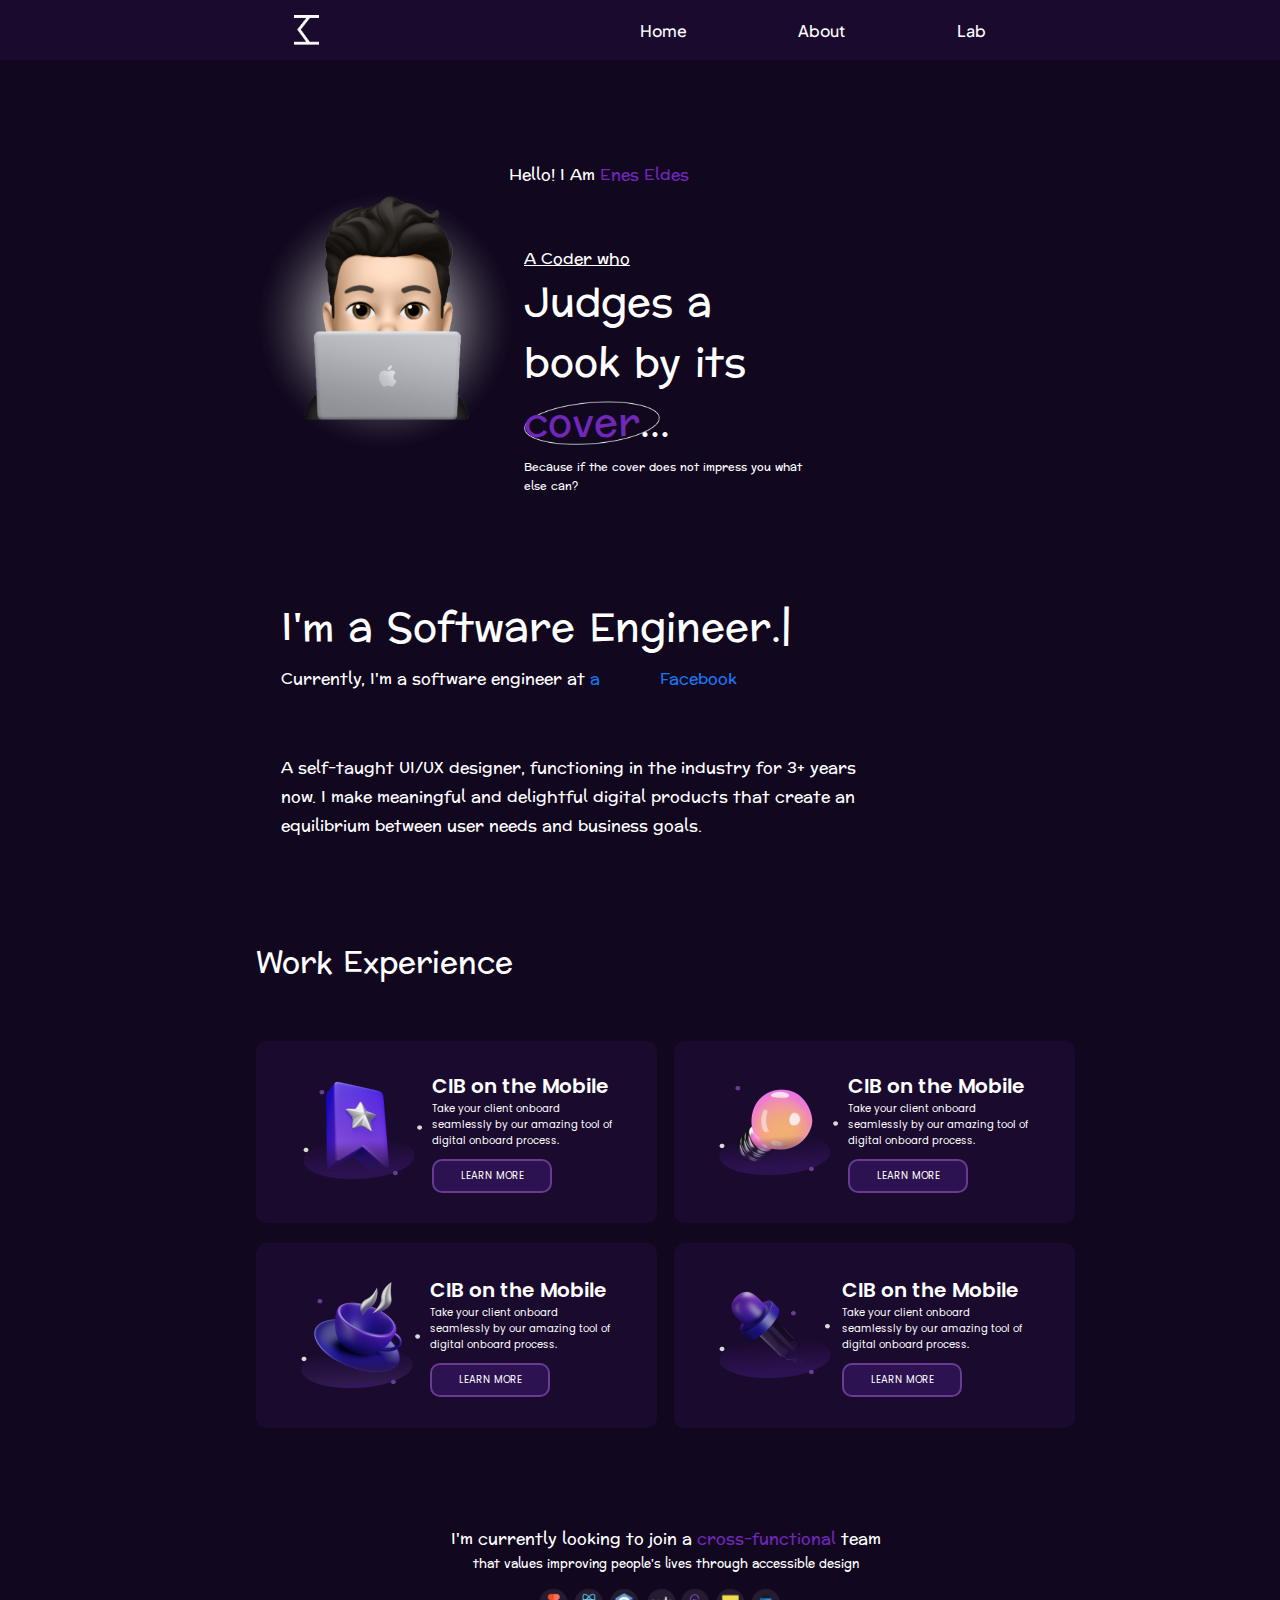
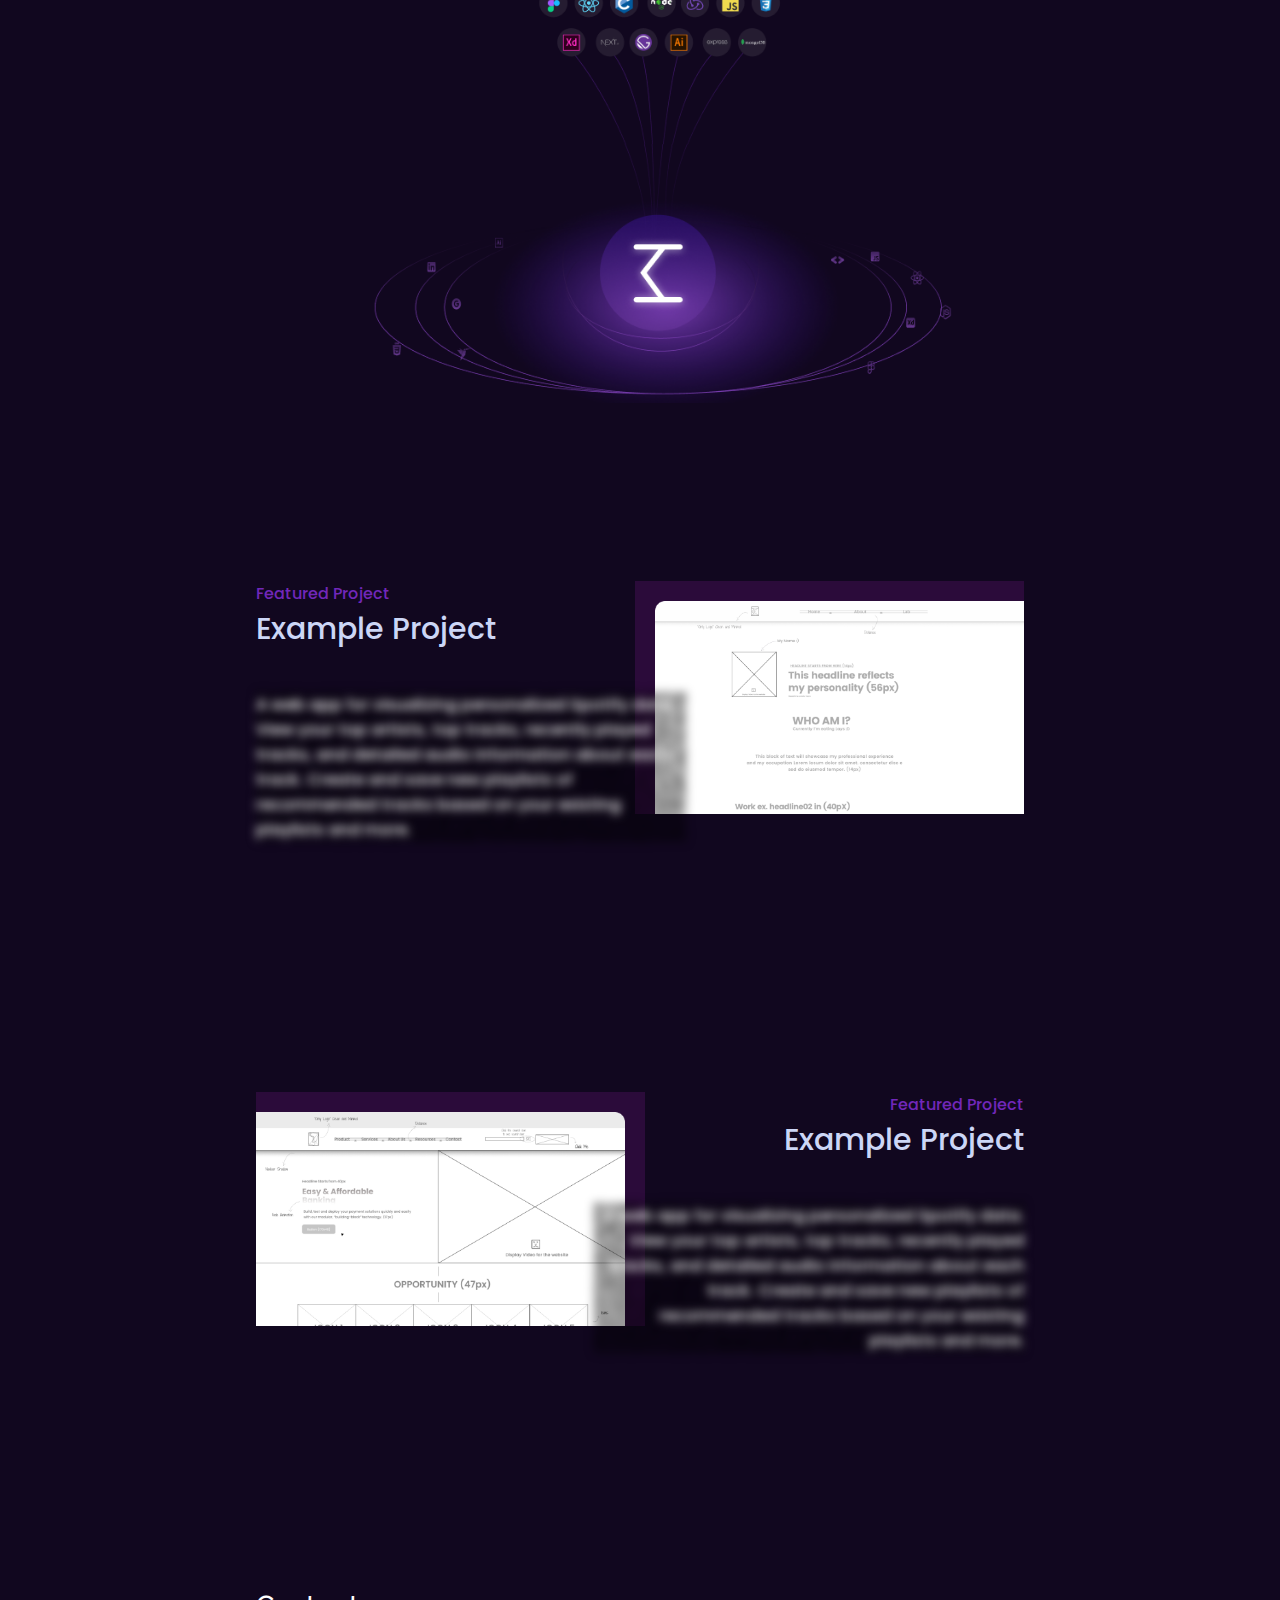
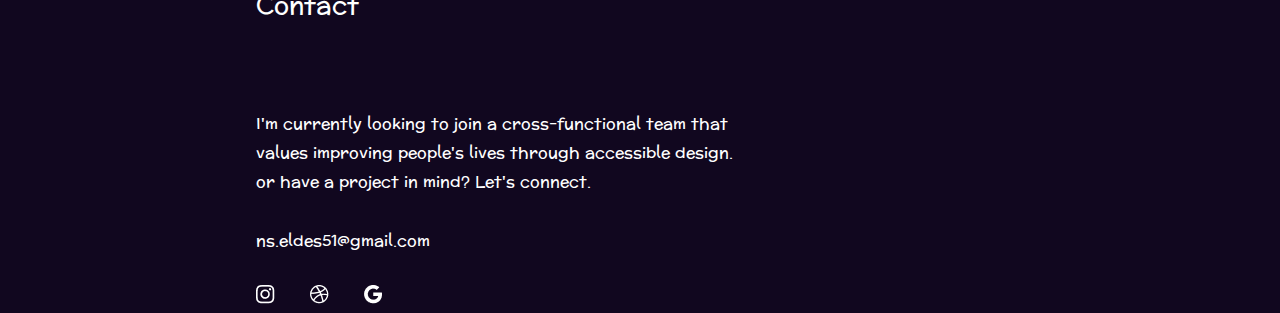
<file: index.html>
<!DOCTYPE html>
<html lang="en">
<head>
    <meta charset="UTF-8">
    <meta name="viewport" content="width=device-width, initial-scale=1.0">
    <title>MyHomework</title>
    <link rel="stylesheet" href="main.css">
</head>
<body>
    <header>
        <div class="logo">
            <img height="30px" src="Media/logo.png" alt="">
        </div>
        <nav>
            <a href="#">Home</a>
            <a href="#">About</a>
            <a href="#">Lab</a>
        </nav>
    </header>

    <main>
        <div class="aboutMe">
            <div class="part1">
                <div class="image"><img src="Media/Me.png" alt=""></div>
                <div class="texts">
                    <p>Hello! I Am <span class="purpleText">Enes Eldes</span></p>
                    <p>A Coder who</p>
                    <p>Judges a book by its<span class="circled"> <span class="purpleText">cover</span>..</span>.</p>
                    <p>Because if the cover does not impress you what else can?</p>
                </div>
            </div>
            <div class="part2">
                <p>I'm a Software Engineer.|</p>
                <p>Currently, I'm a software engineer at <span class="facebookWord">Facebook</span></p>
                <p>A self-taught UI/UX designer, functioning in the industry for 3+ years now. I make meaningful and delightful digital products that create an equilibrium between user needs and business goals.</p>
            </div>
            <div class="part3">
                <p>Work Experience</p>
                <div class="experienceBoxes">
                    <div class="experienceBox experience1">
                        <div class="image"><img src="Media/Experience1.png" alt=""></div>
                        <div class="experienceTextArea">
                            <div class="header">CIB on the Mobile</div>
                            <div class="text">Take your client onboard seamlessly by our amazing tool of digital onboard process.</div>
                            <div class="button">LEARN MORE</div>
                        </div>
                    </div>
                    <div class="experienceBox experience2">
                        <div class="image"><img src="Media/Experience2.png" alt=""></div>
                        <div class="experienceTextArea">
                            <div class="header">CIB on the Mobile</div>
                            <div class="text">Take your client onboard seamlessly by our amazing tool of digital onboard process.</div>
                            <div class="button">LEARN MORE</div>
                        </div>
                    </div>
                    <div class="experienceBox experience3">
                        <div class="image"><img src="Media/Experience3.png" alt=""></div>
                        <div class="experienceTextArea">
                            <div class="header">CIB on the Mobile</div>
                            <div class="text">Take your client onboard seamlessly by our amazing tool of digital onboard process.</div>
                            <div class="button">LEARN MORE</div>
                        </div>
                    </div>
                    <div class="experienceBox experience4">
                        <div class="image"><img src="Media/Experience4.png" alt=""></div>
                        <div class="experienceTextArea">
                            <div class="header">CIB on the Mobile</div>
                            <div class="text">Take your client onboard seamlessly by our amazing tool of digital onboard process.</div>
                            <div class="button">LEARN MORE</div>
                        </div>
                    </div>
                </div>
            </div>
            <div class="part4">
                <p>I'm currently looking to join a <span class="purpleText">cross-functional</span> team</p>
                <p>that values improving people's lives through accessible design</p>
                <div class="image"></div>
            </div>
        </div>
        <div class="projectsPart">
            <div class="project1">
                <div class="content">
                    <p class="purpleText">Featured Project</p>
                    <p>Example Project</p>
                    <div class="blurredContainer">
                        <div class="info">
                            <p>A web app for visualizing personalized Spotify data. View your top artists, top tracks, recently played tracks, and detailed audio information about each track. Create and save new playlists of recommended tracks based on your existing playlists and more.</p>
                        </div>
                    </div>
                </div>
                <div class="imageArea">
                    <img width="100%" src="Media/Project1.png" alt="">
                </div>
            </div>
            <div class="project2">
                <div class="content">
                    <p class="purpleText">Featured Project</p>
                    <p>Example Project</p>
                    <div class="blurredContainer">
                        <div class="info">
                            <p>A web app for visualizing personalized Spotify data. View your top artists, top tracks, recently played tracks, and detailed audio information about each track. Create and save new playlists of recommended tracks based on your existing playlists and more.</p>
                        </div>
                    </div>
                </div>
                <div class="imageArea">
                    <img width="100%" src="Media/Project2.png" alt="">
                </div>
            </div>
        </div>
        <div class="contactPart">
            <p>Contact</p>
            <p>I'm currently looking to join a cross-functional team that values improving people's lives through accessible design. or have a project in mind? Let's connect.</p>
            <p>ns.eldes51@gmail.com</p>
            <div class="images">
                <img src="Media/InstagramLogo.png" alt="">
                <img src="Media/BLogo.png" alt="">
                <img src="Media/GoogleLogo.png" alt="">
            </div>
        </div>
    </main>
</body>
</html>
</file>
<file: main.css>
@import url('https://fonts.googleapis.com/css2?family=Cousine:wght@700&family=Inter:wght@500&family=Plus+Jakarta+Sans:ital,wght@0,200..800;1,200..800&family=Roboto:wght@100&display=swap');
@import url('https://fonts.googleapis.com/css2?family=Preahvihear&display=swap');
@import url('https://fonts.googleapis.com/css2?family=Poppins:ital,wght@0,100;0,200;0,300;0,400;0,500;0,600;0,700;0,800;0,900;1,100;1,200;1,300;1,400;1,500;1,600;1,700;1,800;1,900&display=swap');
*{
    margin: 0;
    padding: 0;
    box-sizing: border-box;
}

body{
    background-color: #11071F;
    color: white;
    font-family: "Preahvihear", sans-serif;
    font-weight: 300;
    font-size: 16px;
    
}

header{
    display: flex;
    justify-content: space-between;
    align-items: center;
    padding: 15px 23%;
    background-color: #1A0B2E;
}

header .logo{
    width: 35px;
    height: 30px;
}

header nav{
    display: flex;
    justify-content: space-between;
    width: 50%;
}

header a{
    text-decoration: none;
    color: white;
    font-family: "Plus Jakarta Sans", sans-serif;
    font-weight: 500;
}

main{
    margin-left: 20%;
    margin-top: 100px;
}

.aboutMe > div{
    margin-bottom: 96px;
}

.part1{
    display: flex;
    width: 80%;
}

.part1 .image img{
    margin-top: 30px;
    margin-right: 10px;
}

.part1 .texts{
    width: 35%;
}

.part1 .texts p:first-child{
    margin-left: -15px;
    margin-bottom: 55px;
}

.part1 .texts p:nth-child(2){
    text-decoration: underline;
    text-decoration-thickness: 0;
}

.part1 .texts p:nth-child(3){
    margin-bottom: -10px;
    font-size: 40px;
    line-height: 60px;
}
.part1 .texts p:nth-child(4){
    margin-top: 15px;
    font-size: 11px;
}

.purpleText{
    color: #7127BA;
}

.part1 .texts .circled{
    background-image: url(Media/Ellipse\ 5.png);
    background-size: 100%;
    background-position: center;
    background-repeat: no-repeat;
}

.part2{
    width: 60%;
    margin-left: 25px;
}

.part2 p:first-child{
    font-size: 40px;
}
.part2 p:nth-child(2){
    margin-bottom: 60px;
}

.part2 .facebookWord{
    color: #1877F2;
}
/* !!!to add facebook logo but it doesn't work!!! */
.part2 .facebookWord::before{
    content:"a";
    width:40px;
    height:40px;
    margin-right:60px;
    background: url(Media/facebookLogo.png) 0 0 no-repeat;
}

.part3 .experienceBoxes{
    width: 80%;
    display: grid;
    grid-template-columns: 1fr 1fr;
    gap: 20px 17px;
}

.part3 .experienceBoxes .experienceBox{
    font-family: "Poppins", sans-serif;
    font-weight: 400;
    padding: 30px 44px;
    background-color: #1A0B2E;
    width: 100%;
    display: flex;
    align-items: center;
    gap: 10px;
    border-radius: 10px;
}

.part3 p:first-child{
    font-size: 30px;
    margin-bottom: 50px;
}

.part3 .experienceBoxes .experienceBox .experienceTextArea{
    width: 100%;
}

.part3 .experienceBoxes .experienceBox .experienceTextArea .header{
    font-size: 20px;
    font-weight: 600;
}

.part3 .experienceBoxes .experienceBox .experienceTextArea .text{
    font-size: 10px;
}

.part3 .experienceBoxes .experienceBox .experienceTextArea .button{
    font-size: 10px;
    background-color: #2C1250;
    border: #693B93 2px solid;
    border-radius: 10px;
    width: 120px;
    text-align: center;
    padding: 7px 15px;
    margin-top: 10px;
}

.part4{
    width: 80%;
    text-align: center;
}

.part4 p:nth-child(2){
    font-size: 12px;
}

.part4 .image{
    width: 100%;
    height: 510px;
    background-image: url(Media/experiencesTotalImage.png);
    background-position: top center;
    background-repeat: no-repeat;
    background-size: 80%
}

.projectsPart{
    font-family: "Poppins", sans-serif;
    font-weight: 500;
}

.projectsPart .project1{
    position: relative;
}

.projectsPart .project1 .content p:nth-child(2){
    font-size: 30px;
    color: #CCD6F6;
    margin-bottom: 40px;
}

/* !!!blur efekti çalışmıyor!!! */
.projectsPart .project1 .content .blurredContainer{
    background-image: url(Media/CardBackground.png);
    filter: blur(5px);
    width: 42%;
}

.projectsPart .project1 .imageArea{
    position: absolute;
    right: 25%;
    top: 0px;
    padding: 20px 0 0 20px;
    background-color: #2B0B3A;
    display: inline-block;
    width: 38%;
    line-height: 0;
    height: auto;
    z-index: -1;
}

.projectsPart .project2{
    margin-top: 250px;
    position: relative;
}

.projectsPart .project2 .content p:nth-child(2){
    font-size: 30px;
    color: #CCD6F6;
    margin-bottom: 40px;
}

.projectsPart .project2 .content{
    position: absolute;
    right: 25%;
    top: 0px;
    width: 42%;
}

.projectsPart .project2 p{
    text-align: right;
}

/* !!!blur efekti çalışmıyor!!! */
.projectsPart .project2 .content .blurredContainer{
    background-image: url(Media/CardBackground.png);
    filter: blur(5px);
    
}

.projectsPart .project2 .imageArea{

    padding: 20px 20px 0 0;
    background-color: #2B0B3A;
    display: inline-block;
    width: 38%;
    line-height: 0;
    height: auto;
    z-index: -1;
}

.contactPart{
    margin-top: 250px;
    width: 48%;
}

.contactPart p:first-child{
    font-size: 25px;
    margin-bottom: 80px;
}

.contactPart p:nth-child(2){
    margin-bottom: 30px;
}

.contactPart .images img{
    margin: 30px 30px 0 0;
}
</file>
